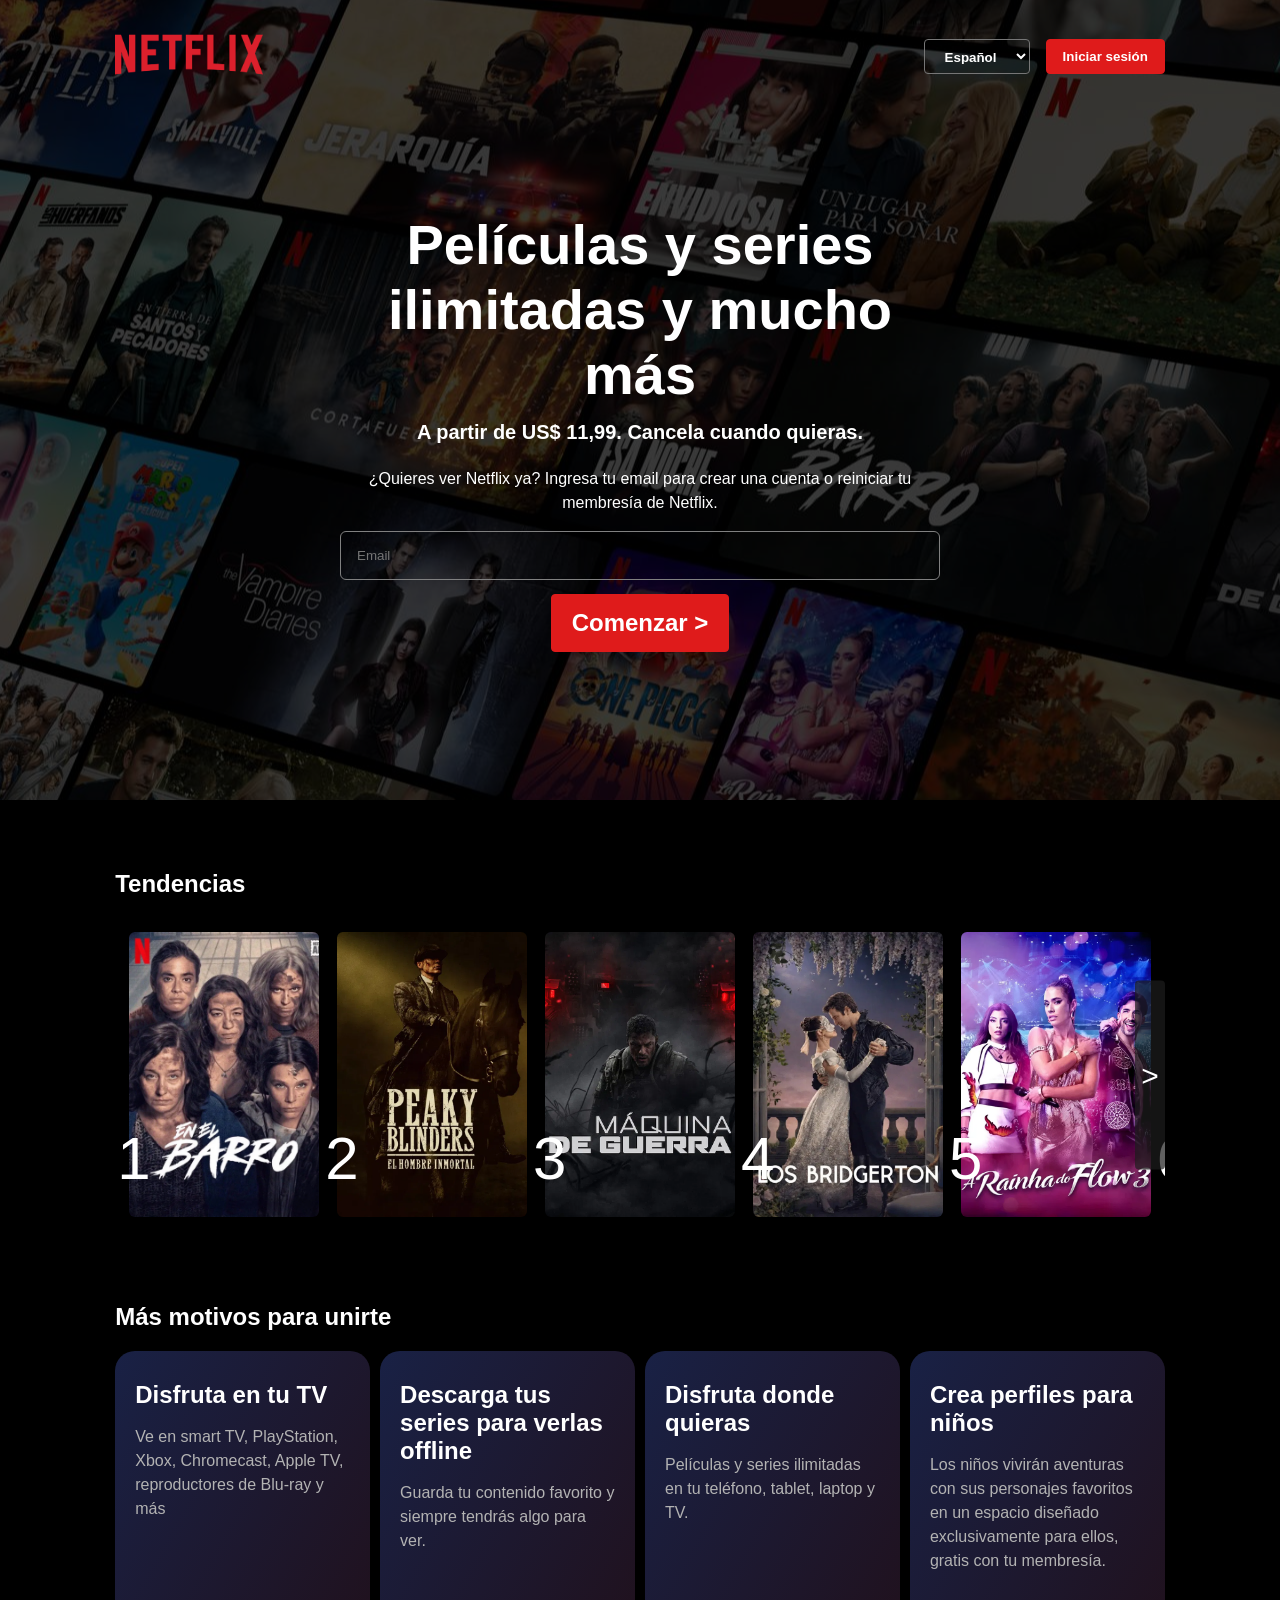
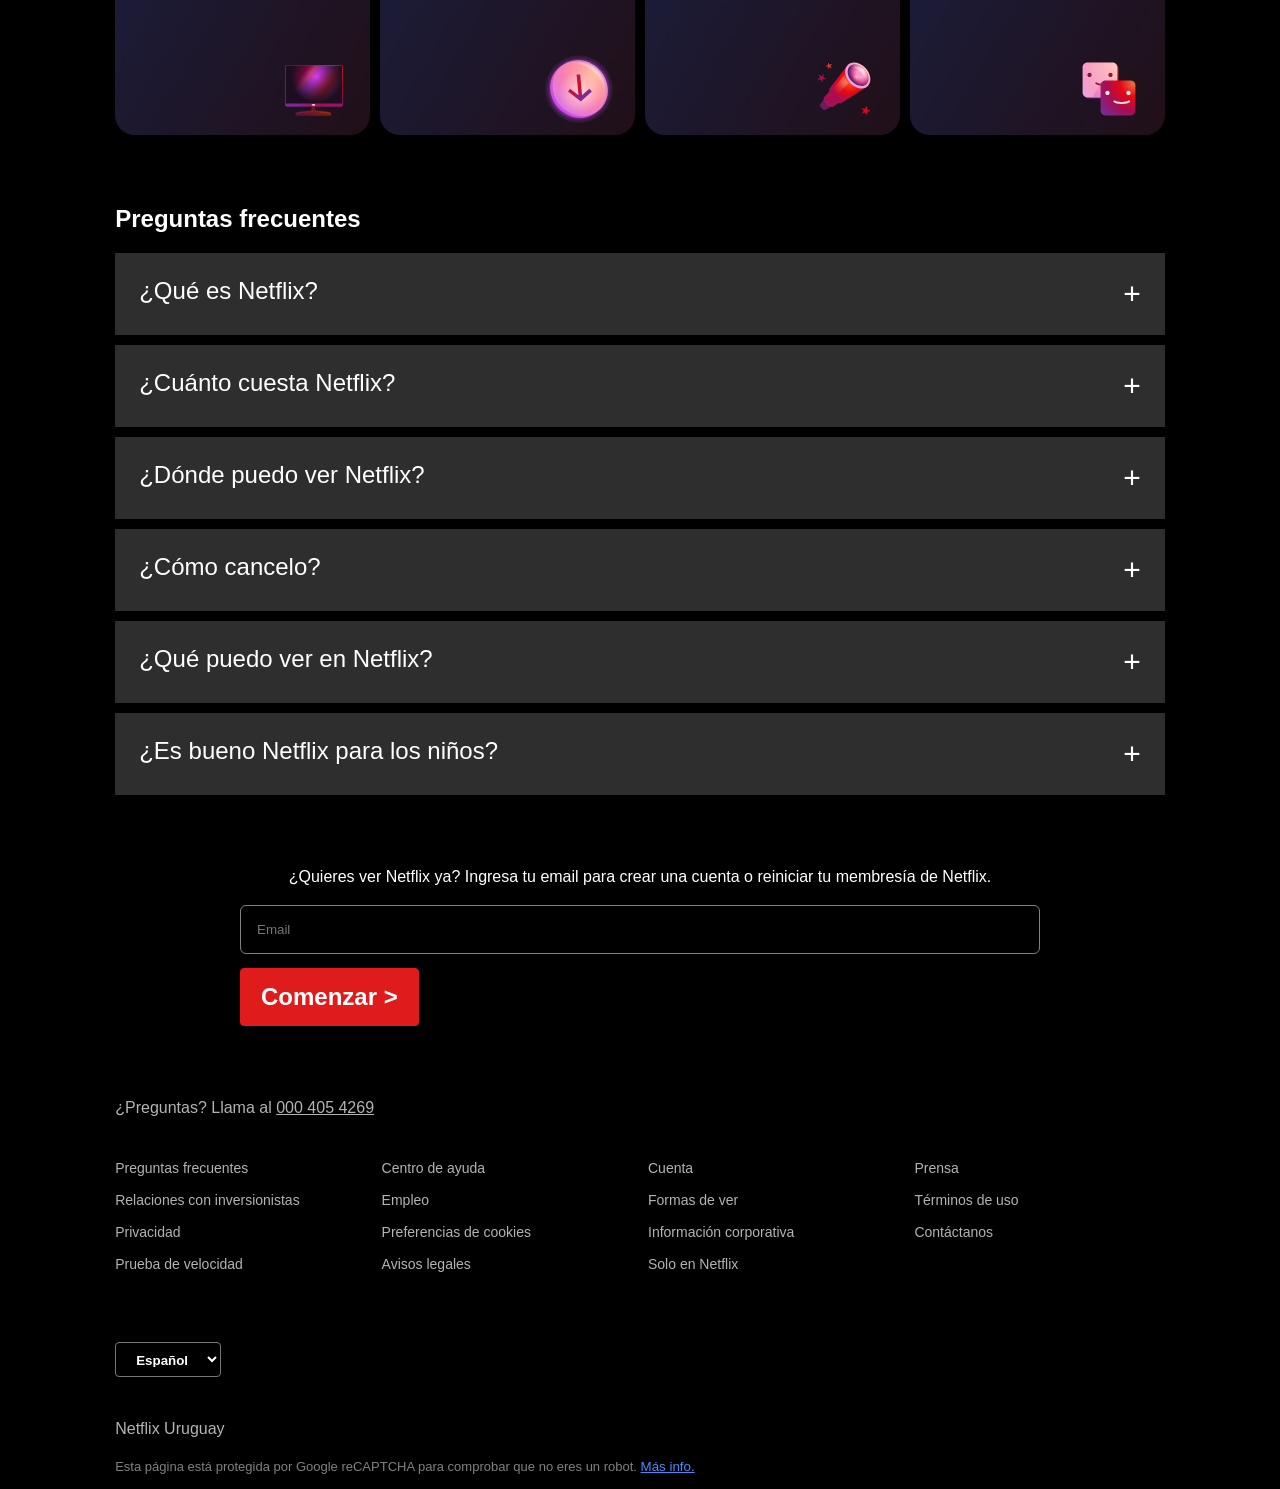
<file: index.html>
<!doctype html>
<html lang="en">
  <head>
    <meta charset="UTF-8" />
    <meta name="viewport" content="width=device-width, initial-scale=1.0" />
    <title>Netflix Uruguay: Ve series online, ve películas online</title>
    <link rel="stylesheet" href="css/styles.css" />
    <link rel="stylesheet" href="css/base.css" />
    <link rel="icon" href="imgs/icon.svg" />
  </head>
  <body>
    <header class="header">
      <div class="header__overlay">
        <div class="container">
          <section class="header__bar">
            <div class="header__logo">
              <img src="../imgs/logo.webp" alt="" />
            </div>
            <ul class="header__nav">
              <li>
                <select class="header__languages" name="" id="">
                  <option value="">Español</option>
                  <option value="">English</option>
                </select>
              </li>
              <li>
                <button class="btn" id="login">Iniciar sesión</button>
              </li>
            </ul>
          </section>

          <section class="header__info">
            <h1 class="header__title">
              Películas y series ilimitadas y mucho más
            </h1>
            <p class="header__price">
              A partir de US$ 11,99. Cancela cuando quieras.
            </p>
            <p>
              ¿Quieres ver Netflix ya? Ingresa tu email para crear una cuenta o
              reiniciar tu membresía de Netflix.
            </p>
            <form class="header__form">
              <input type="email" placeholder="Email" id="email-index" />
              <button class="btn btn-comenzar" id="comenzar-index">
                Comenzar >
              </button>
            </form>
          </section>
        </div>
      </div>
    </header>

    <main class="container">
      <section class="trend margin-top">
        <h2>Tendencias</h2>

        <div class="trend__carrousel">
          <div class="trend__container"></div>
          <button class="trend__arrow trend__arrow--left hide" id="trend-prev">
            <
          </button>
          <button class="trend__arrow trend__arrow--right" id="trend-next">
            >
          </button>
        </div>
      </section>

      <section class="benefits margin-top">
        <h2>Más motivos para unirte</h2>

        <div class="benefits__container"></div>
      </section>

      <section class="questions margin-top">
        <h2>Preguntas frecuentes</h2>

        <ul class="questions__list">
          <li class="questions__item">
            <details class="question">
              <summary class="question__title">¿Qué es Netflix?</summary>
              <div class="question__content">
                <p>
                  Netflix es un servicio de streaming que ofrece una gran
                  variedad de películas, series y documentales premiados en casi
                  cualquier pantalla conectada a internet.
                </p>
                <p>
                  Todo lo que quieras ver, sin límites ni comerciales, a un
                  costo muy accesible. Siempre hay algo nuevo por descubrir, ¡y
                  todas las semanas se agregan más películas y series!
                </p>
              </div>
            </details>
          </li>
          <li class="questions__item">
            <details class="question">
              <summary class="question__title">¿Cuánto cuesta Netflix?</summary>
              <div class="question__content">
                <p>
                  Disfruta de Netflix en tu smartphone, tablet, smart TV, laptop
                  o dispositivo de streaming, todo por una tarifa plana mensual.
                  Planes desde US$ 11,99 hasta US$ 21,99/mes.
                </p>
              </div>
            </details>
          </li>
          <li class="questions__item">
            <details class="question">
              <summary class="question__title">
                ¿Dónde puedo ver Netflix?
              </summary>
              <div class="question__content">
                <p>
                  Disfruta donde quieras, cuando quieras. Inicia sesión en tu
                  cuenta de Netflix para ver contenido al instante a través de
                  netflix.com desde tu computadora personal o en cualquier
                  dispositivo con conexión a internet que cuente con la app de
                  Netflix, como smart TV, smartphones, tablets, reproductores
                  multimedia y consolas de juegos.
                </p>
                <p>
                  Además, puedes descargar tus series favoritas con la app para
                  iOS o Android. Con la función de descarga, puedes ver
                  contenido donde vayas y sin conexión a internet. Lleva Netflix
                  contigo adonde sea.
                </p>
              </div>
            </details>
          </li>
          <li class="questions__item">
            <details class="question">
              <summary class="question__title">¿Cómo cancelo?</summary>
              <div class="question__content">
                <p>
                  Netflix es flexible. Cancela la membresía online con solo dos
                  clics. No hay cargos por cancelación. Inicia o cancela tu
                  cuenta cuando quieras.
                </p>
              </div>
            </details>
          </li>
          <li class="questions__item">
            <details class="question">
              <summary class="question__title">
                ¿Qué puedo ver en Netflix?
              </summary>
              <div class="question__content">
                <p>
                  Netflix tiene un amplio catálogo de películas, series,
                  documentales, animes, originales premiados y más. Todo lo que
                  quieras ver, cuando quieras.
                </p>
              </div>
            </details>
          </li>
          <li class="questions__item">
            <details class="question">
              <summary class="question__title">
                ¿Es bueno Netflix para los niños?
              </summary>
              <div class="question__content">
                <p>
                  La experiencia de Netflix para niños está incluida en la
                  membresía para que los padres tengan el control mientras los
                  peques disfrutan series y películas familiares en su propio
                  espacio.
                </p>
                <p>
                  Los perfiles para niños incluyen controles parentales
                  protegidos por PIN que te permiten restringir el contenido que
                  pueden ver los niños en función de la clasificación por edad y
                  bloquear determinados títulos que no quieras que los niños
                  vean.
                </p>
              </div>
            </details>
          </li>
        </ul>

        <div class="margin-top">
          <p class="questions__info">
            ¿Quieres ver Netflix ya? Ingresa tu email para crear una cuenta o
            reiniciar tu membresía de Netflix.
          </p>
          <form class="header__form">
            <input type="email" placeholder="Email" />
            <button class="btn btn-comenzar">Comenzar ></button>
          </form>
        </div>
      </section>
    </main>

    <footer class="footer container margin-top">
      <p class="footer__title">
        ¿Preguntas? Llama al <a href="#" class="footer__num">000 405 4269</a>
      </p>

      <ul class="footer__list">
        <li class="footer__item"><a href="#">Preguntas frecuentes</a></li>
        <li class="footer__item"><a href="#">Centro de ayuda</a></li>
        <li class="footer__item"><a href="#">Cuenta</a></li>
        <li class="footer__item"><a href="#">Prensa</a></li>
        <li class="footer__item">
          <a href="#">Relaciones con inversionistas</a>
        </li>
        <li class="footer__item"><a href="#">Empleo</a></li>
        <li class="footer__item"><a href="#">Formas de ver</a></li>
        <li class="footer__item"><a href="#">Términos de uso</a></li>
        <li class="footer__item"><a href="#">Privacidad</a></li>
        <li class="footer__item"><a href="#">Preferencias de cookies</a></li>
        <li class="footer__item"><a href="#">Información corporativa</a></li>
        <li class="footer__item"><a href="#">Contáctanos</a></li>
        <li class="footer__item"><a href="#">Prueba de velocidad</a></li>
        <li class="footer__item"><a href="#">Avisos legales</a></li>
        <li class="footer__item"><a href="#">Solo en Netflix</a></li>
      </ul>

      <select class="header__languages margin-top" name="" id="">
        <option value="">Español</option>
        <option value="">English</option>
      </select>

      <p class="footer__tag">Netflix Uruguay</p>

      <p class="footer__copyright">
        Esta página está protegida por Google reCAPTCHA para comprobar que no
        eres un robot. <button>Más info.</button>
      </p>

      <button class="btn bottom-btn" id="bottom-btn">Comienza ya</button>
    </footer>

    <div class="modal-overlay hide">
      <div class="modal-content">
        <p>Esperando más funcionalidades.</p>
        <button class="btn" id="btn-close-modal">Ok</button>
      </div>
    </div>

    <script type="module" src="js/index.mjs"></script>
  </body>
</html>
</file>
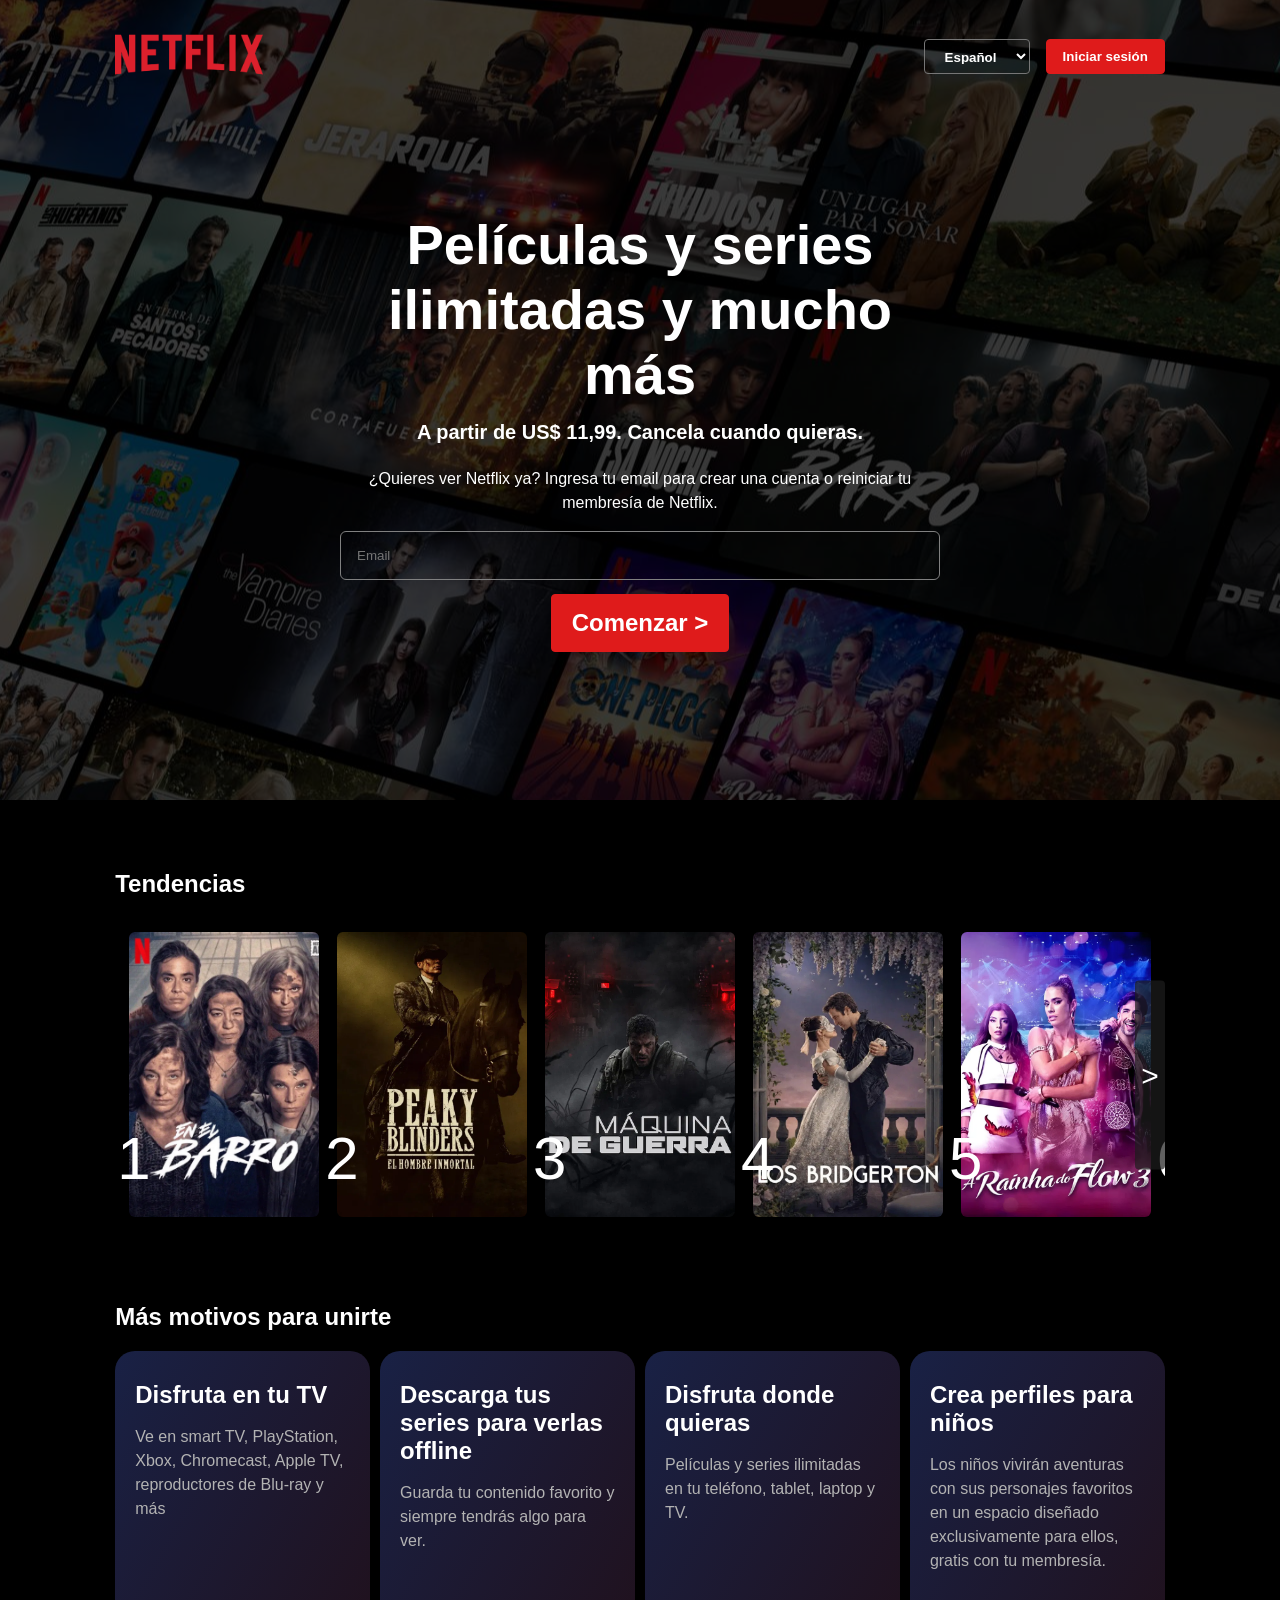
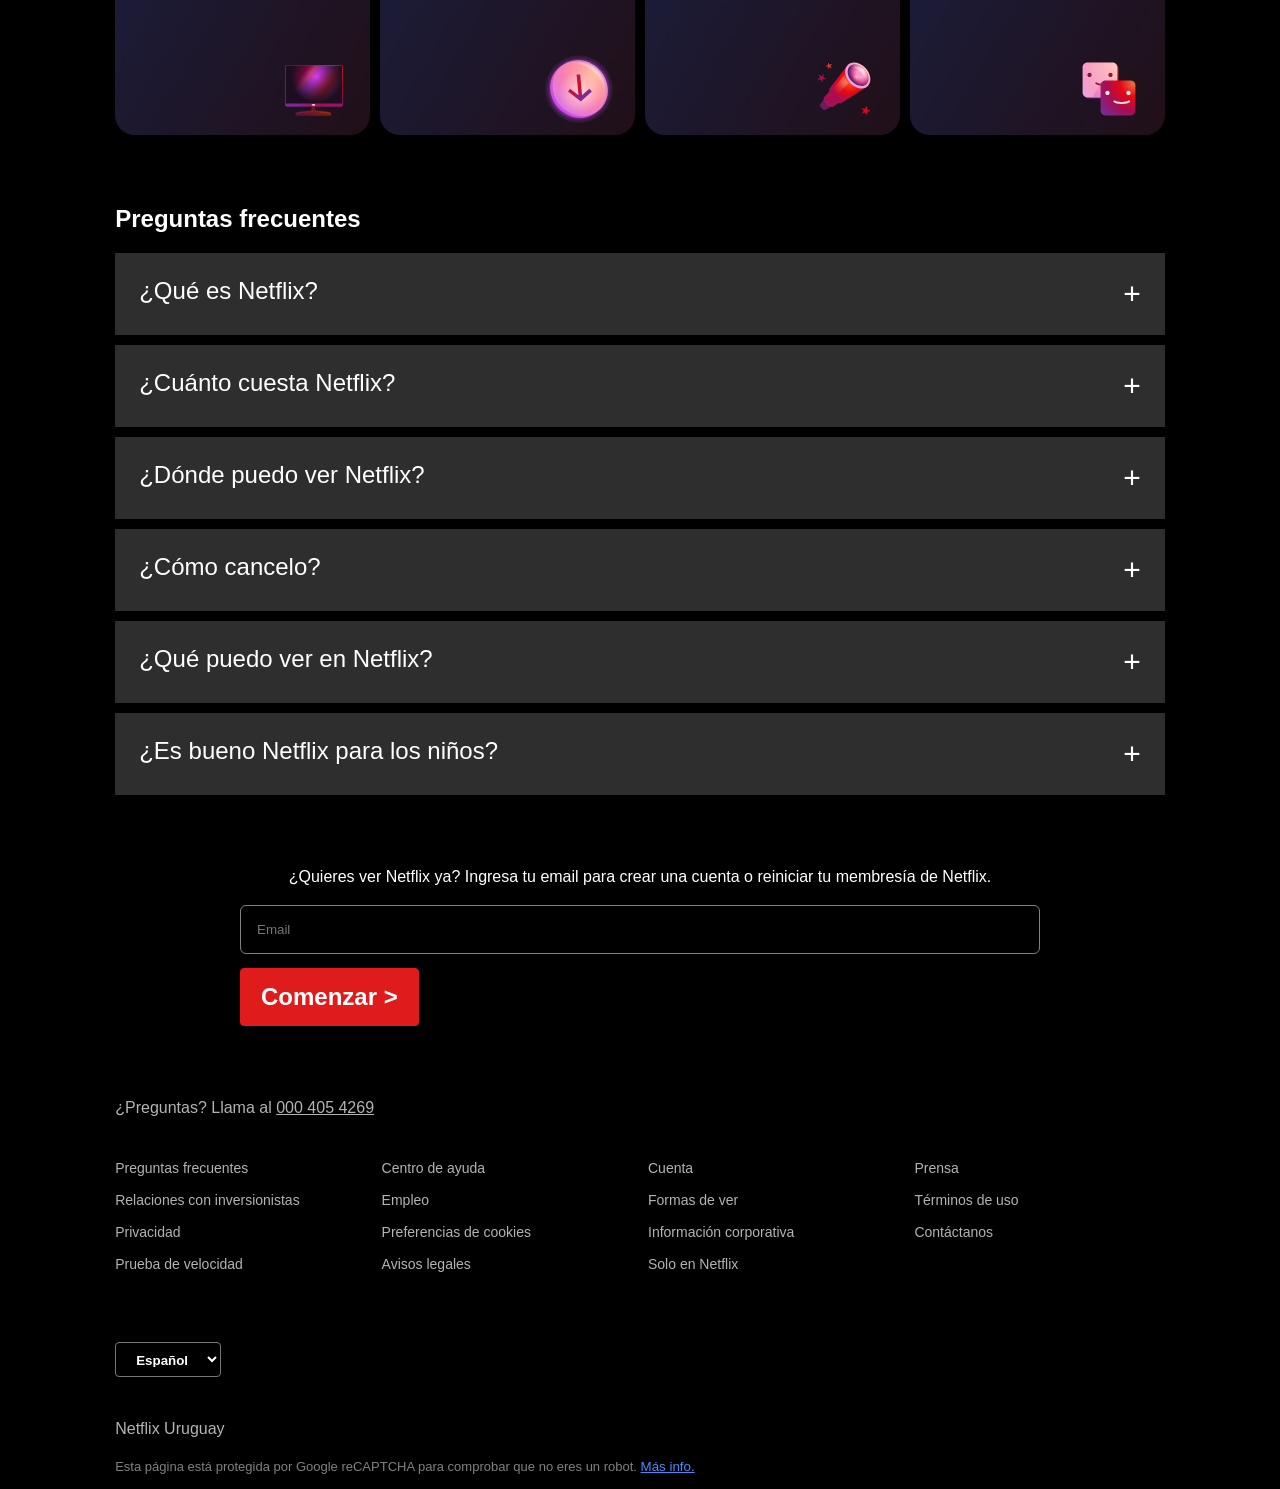
<file: views/index.html>
<!doctype html>
<html lang="en">
  <head>
    <meta charset="UTF-8" />
    <meta name="viewport" content="width=device-width, initial-scale=1.0" />
    <title>Netflix Uruguay: Ve series online, ve películas online</title>
    <link rel="stylesheet" href="../css/styles.css" />
    <link rel="stylesheet" href="../css/base.css" />
    <link rel="icon" href="../imgs/icon.svg" />
  </head>
  <body>
    <header class="header">
      <div class="header__overlay">
        <div class="container">
          <section class="header__bar">
            <div class="header__logo">
              <img src="../imgs/logo.webp" alt="" />
            </div>
            <ul class="header__nav">
              <li>
                <select class="header__languages" name="" id="">
                  <option value="">Español</option>
                  <option value="">English</option>
                </select>
              </li>
              <li>
                <button class="btn" id="login">Iniciar sesión</button>
              </li>
            </ul>
          </section>

          <section class="header__info">
            <h1 class="header__title">
              Películas y series ilimitadas y mucho más
            </h1>
            <p class="header__price">
              A partir de US$ 11,99. Cancela cuando quieras.
            </p>
            <p>
              ¿Quieres ver Netflix ya? Ingresa tu email para crear una cuenta o
              reiniciar tu membresía de Netflix.
            </p>
            <form class="header__form">
              <input type="email" placeholder="Email" id="email-index" />
              <button class="btn btn-comenzar" id="comenzar-index">
                Comenzar >
              </button>
            </form>
          </section>
        </div>
      </div>
    </header>

    <main class="container">
      <section class="trend margin-top">
        <h2>Tendencias</h2>

        <div class="trend__carrousel">
          <div class="trend__container"></div>
          <button class="trend__arrow trend__arrow--left hide" id="trend-prev">
            <
          </button>
          <button class="trend__arrow trend__arrow--right" id="trend-next">
            >
          </button>
        </div>
      </section>

      <section class="benefits margin-top">
        <h2>Más motivos para unirte</h2>

        <div class="benefits__container"></div>
      </section>

      <section class="questions margin-top">
        <h2>Preguntas frecuentes</h2>

        <ul class="questions__list">
          <li class="questions__item">
            <details class="question">
              <summary class="question__title">¿Qué es Netflix?</summary>
              <div class="question__content">
                <p>
                  Netflix es un servicio de streaming que ofrece una gran
                  variedad de películas, series y documentales premiados en casi
                  cualquier pantalla conectada a internet.
                </p>
                <p>
                  Todo lo que quieras ver, sin límites ni comerciales, a un
                  costo muy accesible. Siempre hay algo nuevo por descubrir, ¡y
                  todas las semanas se agregan más películas y series!
                </p>
              </div>
            </details>
          </li>
          <li class="questions__item">
            <details class="question">
              <summary class="question__title">¿Cuánto cuesta Netflix?</summary>
              <div class="question__content">
                <p>
                  Disfruta de Netflix en tu smartphone, tablet, smart TV, laptop
                  o dispositivo de streaming, todo por una tarifa plana mensual.
                  Planes desde US$ 11,99 hasta US$ 21,99/mes.
                </p>
              </div>
            </details>
          </li>
          <li class="questions__item">
            <details class="question">
              <summary class="question__title">
                ¿Dónde puedo ver Netflix?
              </summary>
              <div class="question__content">
                <p>
                  Disfruta donde quieras, cuando quieras. Inicia sesión en tu
                  cuenta de Netflix para ver contenido al instante a través de
                  netflix.com desde tu computadora personal o en cualquier
                  dispositivo con conexión a internet que cuente con la app de
                  Netflix, como smart TV, smartphones, tablets, reproductores
                  multimedia y consolas de juegos.
                </p>
                <p>
                  Además, puedes descargar tus series favoritas con la app para
                  iOS o Android. Con la función de descarga, puedes ver
                  contenido donde vayas y sin conexión a internet. Lleva Netflix
                  contigo adonde sea.
                </p>
              </div>
            </details>
          </li>
          <li class="questions__item">
            <details class="question">
              <summary class="question__title">¿Cómo cancelo?</summary>
              <div class="question__content">
                <p>
                  Netflix es flexible. Cancela la membresía online con solo dos
                  clics. No hay cargos por cancelación. Inicia o cancela tu
                  cuenta cuando quieras.
                </p>
              </div>
            </details>
          </li>
          <li class="questions__item">
            <details class="question">
              <summary class="question__title">
                ¿Qué puedo ver en Netflix?
              </summary>
              <div class="question__content">
                <p>
                  Netflix tiene un amplio catálogo de películas, series,
                  documentales, animes, originales premiados y más. Todo lo que
                  quieras ver, cuando quieras.
                </p>
              </div>
            </details>
          </li>
          <li class="questions__item">
            <details class="question">
              <summary class="question__title">
                ¿Es bueno Netflix para los niños?
              </summary>
              <div class="question__content">
                <p>
                  La experiencia de Netflix para niños está incluida en la
                  membresía para que los padres tengan el control mientras los
                  peques disfrutan series y películas familiares en su propio
                  espacio.
                </p>
                <p>
                  Los perfiles para niños incluyen controles parentales
                  protegidos por PIN que te permiten restringir el contenido que
                  pueden ver los niños en función de la clasificación por edad y
                  bloquear determinados títulos que no quieras que los niños
                  vean.
                </p>
              </div>
            </details>
          </li>
        </ul>

        <div class="margin-top">
          <p class="questions__info">
            ¿Quieres ver Netflix ya? Ingresa tu email para crear una cuenta o
            reiniciar tu membresía de Netflix.
          </p>
          <form class="header__form">
            <input type="email" placeholder="Email" />
            <button class="btn btn-comenzar">Comenzar ></button>
          </form>
        </div>
      </section>
    </main>

    <footer class="footer container margin-top">
      <p class="footer__title">
        ¿Preguntas? Llama al <a href="#" class="footer__num">000 405 4269</a>
      </p>

      <ul class="footer__list">
        <li class="footer__item"><a href="#">Preguntas frecuentes</a></li>
        <li class="footer__item"><a href="#">Centro de ayuda</a></li>
        <li class="footer__item"><a href="#">Cuenta</a></li>
        <li class="footer__item"><a href="#">Prensa</a></li>
        <li class="footer__item">
          <a href="#">Relaciones con inversionistas</a>
        </li>
        <li class="footer__item"><a href="#">Empleo</a></li>
        <li class="footer__item"><a href="#">Formas de ver</a></li>
        <li class="footer__item"><a href="#">Términos de uso</a></li>
        <li class="footer__item"><a href="#">Privacidad</a></li>
        <li class="footer__item"><a href="#">Preferencias de cookies</a></li>
        <li class="footer__item"><a href="#">Información corporativa</a></li>
        <li class="footer__item"><a href="#">Contáctanos</a></li>
        <li class="footer__item"><a href="#">Prueba de velocidad</a></li>
        <li class="footer__item"><a href="#">Avisos legales</a></li>
        <li class="footer__item"><a href="#">Solo en Netflix</a></li>
      </ul>

      <select class="header__languages margin-top" name="" id="">
        <option value="">Español</option>
        <option value="">English</option>
      </select>

      <p class="footer__tag">Netflix Uruguay</p>

      <p class="footer__copyright">
        Esta página está protegida por Google reCAPTCHA para comprobar que no
        eres un robot. <button>Más info.</button>
      </p>

      <button class="btn bottom-btn" id="bottom-btn">Comienza ya</button>
    </footer>

    <div class="modal-overlay hide">
      <div class="modal-content">
        <p>Esperando más funcionalidades.</p>
        <button class="btn" id="btn-close-modal">Ok</button>
      </div>
    </div>

    <script type="module" src="../js/index.mjs"></script>
  </body>
</html>
</file>
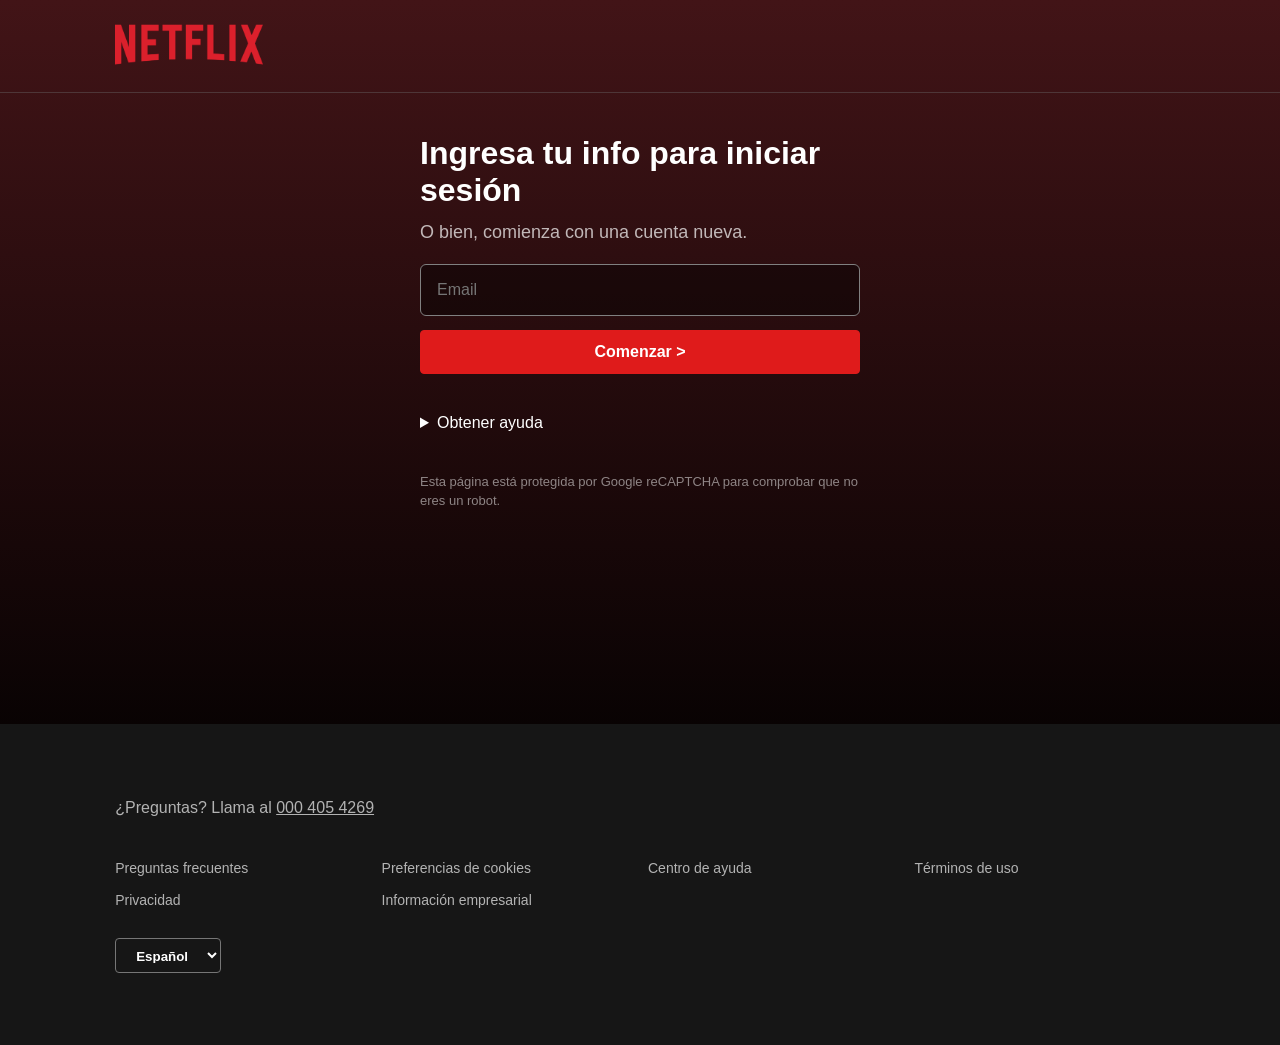
<file: login.html>
<!doctype html>
<html lang="en">
  <head>
    <meta charset="UTF-8" />
    <meta name="viewport" content="width=device-width, initial-scale=1.0" />
    <title>Inicio de sesión</title>
    <link rel="icon" href="./imgs/icon.svg" />
    <link rel="stylesheet" href="css/login.css" />
    <link rel="stylesheet" href="css/base.css" />
    <link rel="stylesheet" href="css/styles.css" />
  </head>
  <body class="body-login">
    <header class="header-login">
      <div class="container">
        <div class="header__logo">
          <a href="index.html">
            <img src="./imgs/logo.webp" alt="" />
          </a>
        </div>
      </div>
    </header>

    <main class="login-main">
      <h1 class="login-main__title">Ingresa tu info para iniciar sesión</h1>
      <p class="login-main__info">O bien, comienza con una cuenta nueva.</p>
      <form class="header__form">
        <input type="email" placeholder="Email" id="email" />
        <button class="btn btn-comenzar">Comenzar ></button>
      </form>

      <details class="get-help">
        <summary>Obtener ayuda</summary>
        <div class="get-help__container">
          <a href="#">¿Olvidaste tu email o número de celular?</a>
          <a href="#">Obtén más información sobre el inicio de sesión</a>
        </div>
      </details>

      <p class="login-main__footer">
        Esta página está protegida por Google reCAPTCHA para comprobar que no
        eres un robot.
      </p>
    </main>

    <footer class="login-footer">
      <div class="container">
        <p class="footer__title">
          ¿Preguntas? Llama al <a href="#" class="footer__num">000 405 4269</a>
        </p>

        <ul class="footer__list">
          <li class="footer__item"><a href="#">Preguntas frecuentes</a></li>
          <li class="footer__item"><a href="#">Preferencias de cookies</a></li>
          <li class="footer__item"><a href="#">Centro de ayuda</a></li>
          <li class="footer__item"><a href="#">Términos de uso</a></li>
          <li class="footer__item"><a href="#">Privacidad</a></li>
          <li class="footer__item"><a href="#">Información empresarial</a></li>
        </ul>
        <select class="header__languages" name="" id="">
          <option value="">Español</option>
          <option value="">English</option>
        </select>
      </div>
    </footer>
  </body>
</html>
</file>
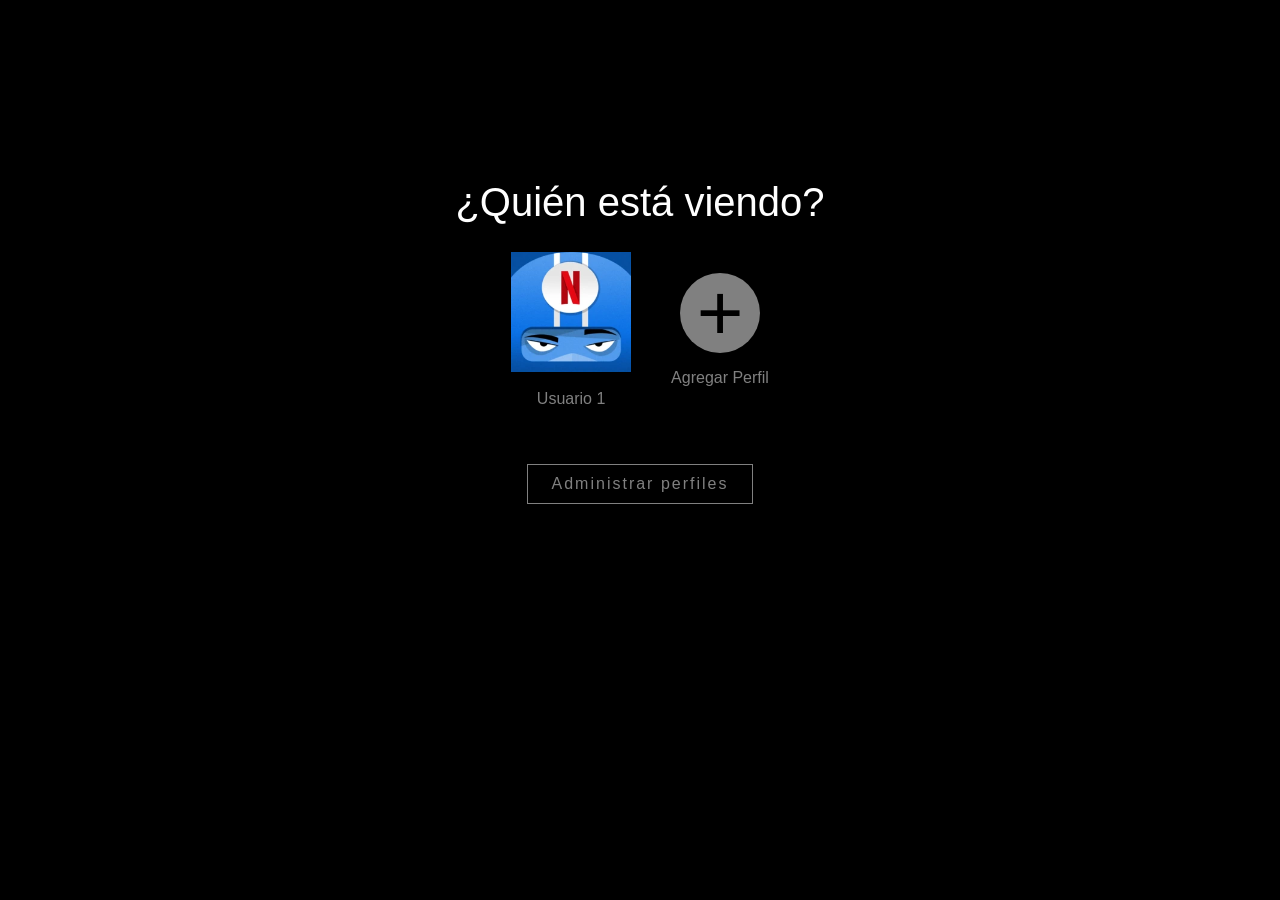
<file: users.html>
<!doctype html>
<html lang="en">
  <head>
    <meta charset="UTF-8" />
    <meta name="viewport" content="width=device-width, initial-scale=1.0" />
    <title>Perfiles</title>
    <link rel="stylesheet" href="css/base.css" />
    <link rel="stylesheet" href="css/users.css" />
  </head>
  <body>
    <main class="users-container">
      <h1 class="users-title">¿Quién está viendo?</h1>
      <section class="users">
        <article class="user">
          <div class="user__photo">
            <a href="profile.html">
              <img src="./imgs/1-profile.webp" alt="User profile" />
            </a>
          </div>
          <h3 class="user__title">Usuario 1</h3>
        </article>
        <article class="users__add-user">
          <button class="users__plus-sign">+</button>
          <h3 class="user__title">Agregar Perfil</h3>
        </article>
      </section>
      <button class="manage-profiles">Administrar perfiles</button>
    </main>
  </body>
</html>
</file>
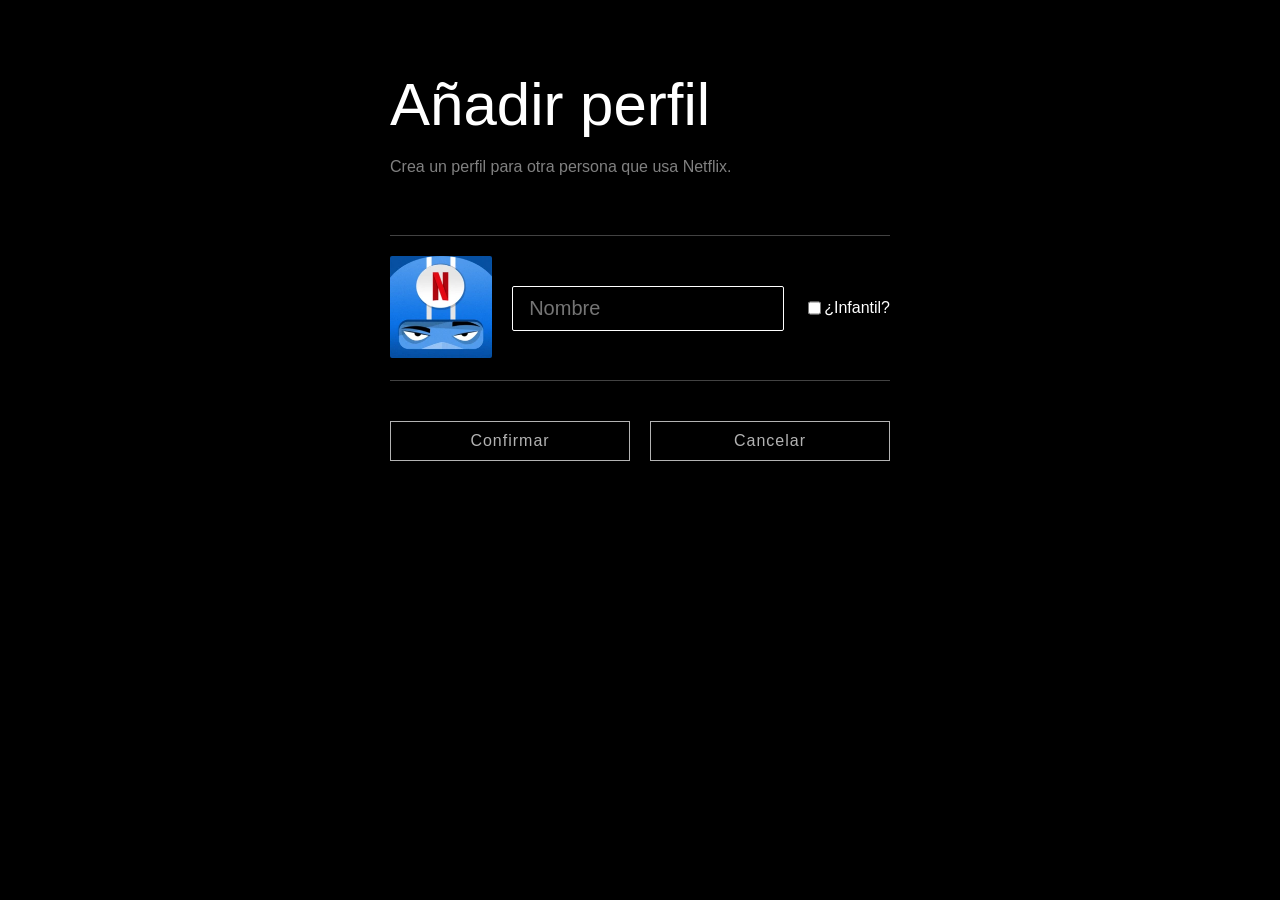
<file: views/addPerfil.html>
<!doctype html>
<html lang="en">
  <head>
    <meta charset="UTF-8" />
    <meta name="viewport" content="width=device-width, initial-scale=1.0" />
    <title>Añadir Perfil</title>
    <link rel="stylesheet" href="../css/addPerfil.css" />
    <link rel="stylesheet" href="../css/base.css" />
  </head>
  <body>
    <main class="container">
      <section class="edit-user margin-top">
        <h1 class="edit-user__title">Añadir perfil</h1>
        <p class="edit-user__info">
          Crea un perfil para otra persona que usa Netflix.
        </p>
        <div class="edit-user__user-info">
          <div class="edit-user__img">
            <a href="../views/chooseImg.html">
              <img
                src="../imgs/1-profile.webp"
                alt="Img Perfil"
                id="user__img"
              />
            </a>
          </div>
          <input
            name="name"
            placeholder="Nombre"
            class="edit-user__name"
            id="name"
            type="text"
          />

          <div class="edit-user__infantil">
            <input type="checkbox" class="edit-user__check" id="user__check" />
            <p>¿Infantil?</p>
          </div>
        </div>

        <div class="edit-user__btns">
          <button class="edit-user__btn" id="confirm-edit-btn">
            Confirmar
          </button>
          <button class="edit-user__btn" id="cancel-edit-btn">Cancelar</button>
        </div>
      </section>
    </main>

    <script type="module" src="../js/editProfile.mjs"></script>
  </body>
</html>
</file>
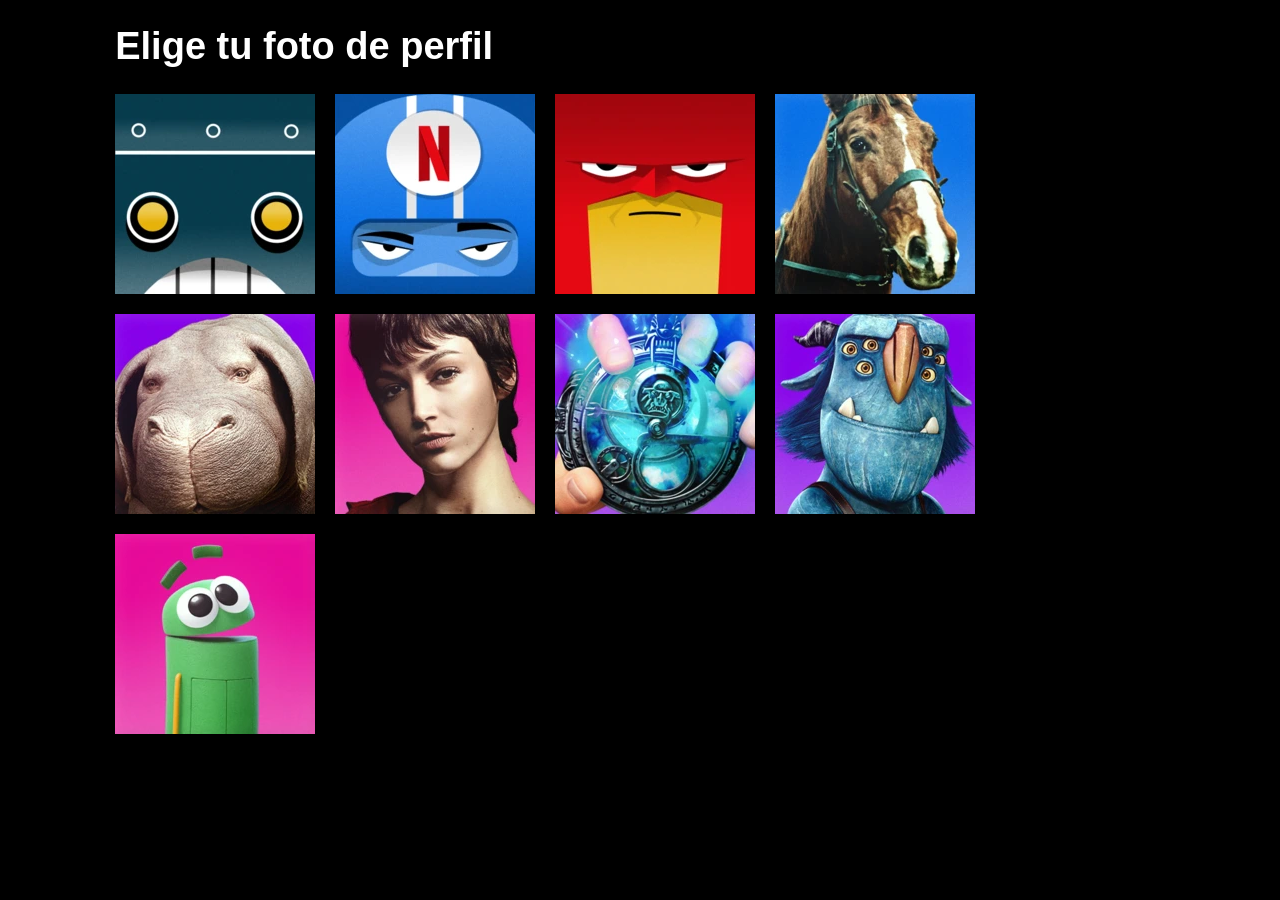
<file: views/chooseImg.html>
<!doctype html>
<html lang="en">
  <head>
    <meta charset="UTF-8" />
    <meta name="viewport" content="width=device-width, initial-scale=1.0" />
    <title>Elige una imágen</title>
    <link rel="stylesheet" href="../css/base.css" />
    <link rel="stylesheet" href="../css/chooseImg.css" />
  </head>
  <body>
    <main class="container">
      <h1 class="chooseImg__title">Elige tu foto de perfil</h1>
      <section class="imgs-container" id="imgs-container"></section>
    </main>
    <script src="../js/chooseImg.js"></script>
  </body>
</html>
</file>
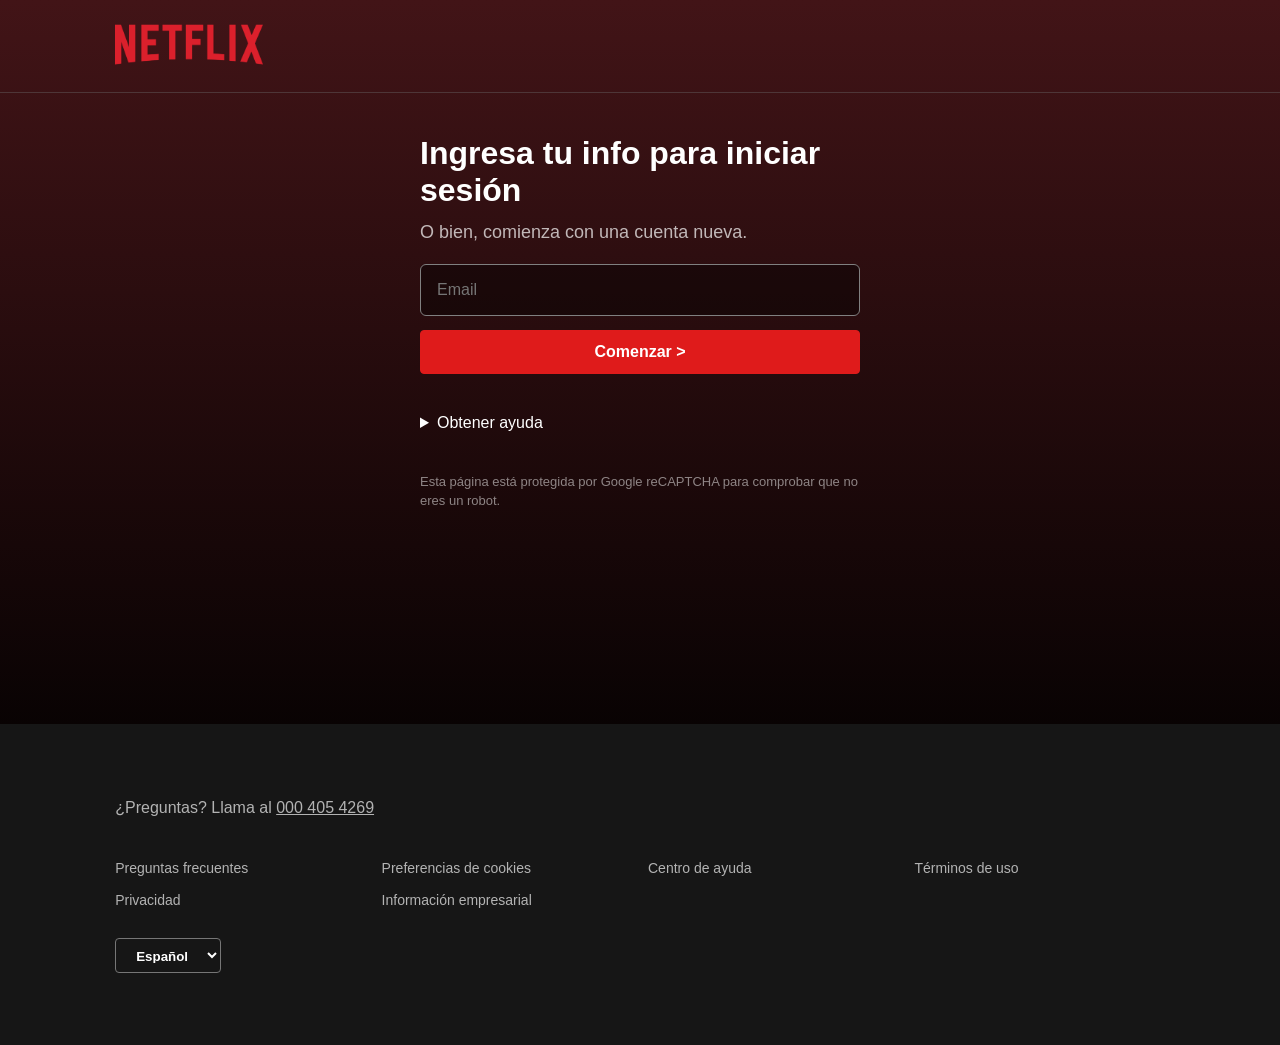
<file: views/login.html>
<!doctype html>
<html lang="en">
  <head>
    <meta charset="UTF-8" />
    <meta name="viewport" content="width=device-width, initial-scale=1.0" />
    <title>Inicio de sesión</title>
    <link rel="icon" href="../imgs/icon.svg" />
    <link rel="stylesheet" href="../css/login.css" />
    <link rel="stylesheet" href="../css/base.css" />
    <link rel="stylesheet" href="../css/styles.css" />
  </head>
  <body class="body-login">
    <header class="header-login">
      <div class="container">
        <div class="header__logo">
          <a href="index.html">
            <img src="../imgs/logo.webp" alt="" />
          </a>
        </div>
      </div>
    </header>

    <main class="login-main">
      <h1 class="login-main__title">Ingresa tu info para iniciar sesión</h1>
      <p class="login-main__info">O bien, comienza con una cuenta nueva.</p>
      <form class="header__form">
        <input type="email" placeholder="Email" id="email" />
        <div id="login-error-message" class="hide">
          <p class="error-message">
            <svg
              viewBox="0 0 16 16"
              width="16"
              height="16"
              data-icon="CircleXSmall"
              data-icon-id=":r0:"
              aria-hidden="true"
              class="default-ltr-iqcdef-cache-2ui8wr e1c1ld3c3"
              xmlns="http://www.w3.org/2000/svg"
              fill="none"
              role="img"
            >
              <path
                fill="currentColor"
                fill-rule="evenodd"
                d="M14.5 8a6.5 6.5 0 1 1-13 0 6.5 6.5 0 0 1 13 0M16 8A8 8 0 1 1 0 8a8 8 0 0 1 16 0M4.47 5.53 6.94 8l-2.47 2.47 1.06 1.06L8 9.06l2.47 2.47 1.06-1.06L9.06 8l2.47-2.47-1.06-1.06L8 6.94 5.53 4.47z"
                clip-rule="evenodd"
              ></path>
            </svg>
            Ingresa un email o un número de celular válido.
          </p>
        </div>
        <button class="btn btn-comenzar" id="submit-login">Comenzar ></button>
      </form>

      <details class="get-help">
        <summary>Obtener ayuda</summary>
        <div class="get-help__container">
          <a href="#">¿Olvidaste tu email o número de celular?</a>
          <a href="#">Obtén más información sobre el inicio de sesión</a>
        </div>
      </details>

      <p class="login-main__footer">
        Esta página está protegida por Google reCAPTCHA para comprobar que no
        eres un robot.
      </p>
    </main>

    <footer class="login-footer">
      <div class="container">
        <p class="footer__title">
          ¿Preguntas? Llama al <a href="#" class="footer__num">000 405 4269</a>
        </p>

        <ul class="footer__list">
          <li class="footer__item"><a href="#">Preguntas frecuentes</a></li>
          <li class="footer__item"><a href="#">Preferencias de cookies</a></li>
          <li class="footer__item"><a href="#">Centro de ayuda</a></li>
          <li class="footer__item"><a href="#">Términos de uso</a></li>
          <li class="footer__item"><a href="#">Privacidad</a></li>
          <li class="footer__item"><a href="#">Información empresarial</a></li>
        </ul>
        <select class="header__languages" name="" id="">
          <option value="">Español</option>
          <option value="">English</option>
        </select>
      </div>
    </footer>

    <script src="../js/login.js"></script>
  </body>
</html>
</file>
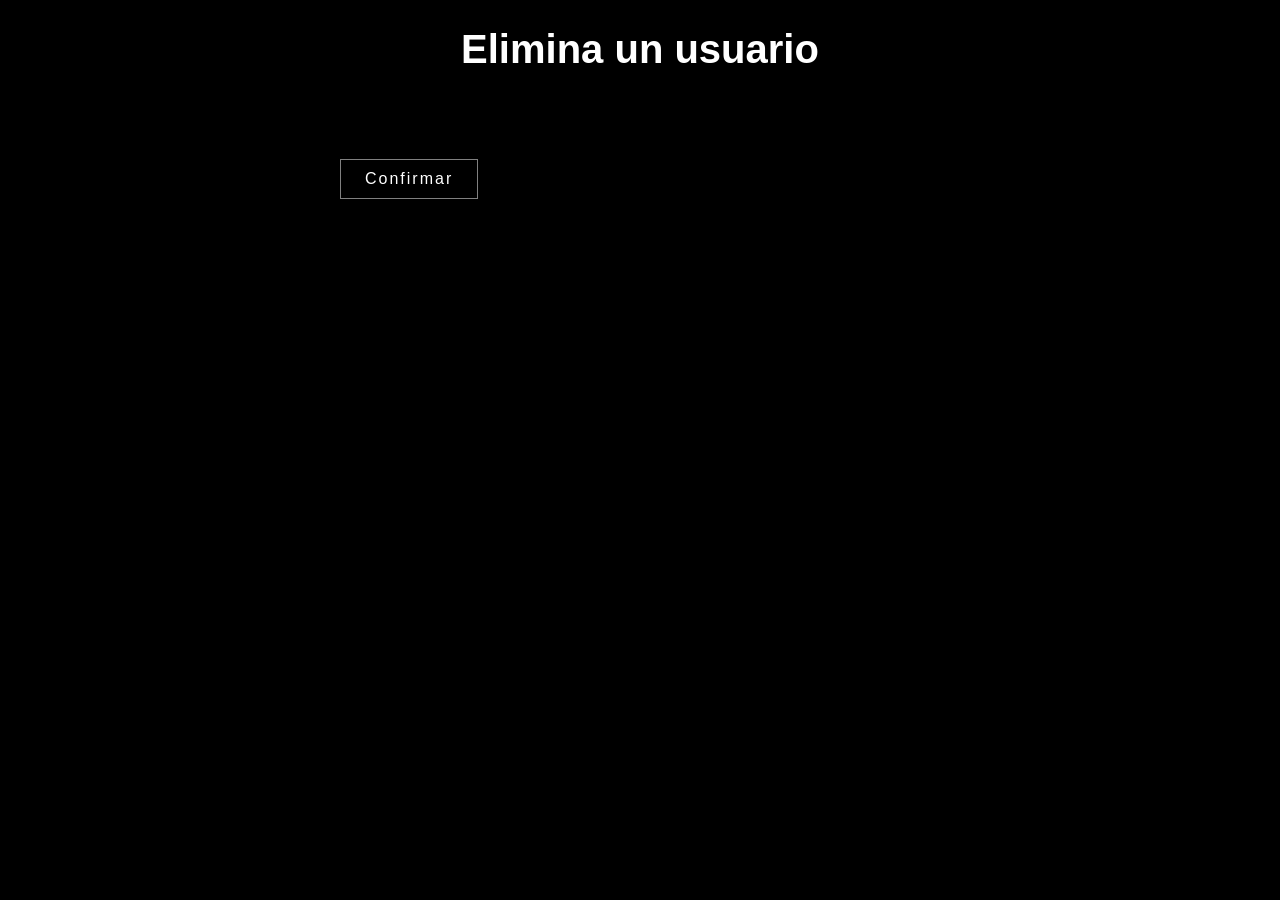
<file: views/manageProfiles.html>
<!doctype html>
<html lang="en">
  <head>
    <meta charset="UTF-8" />
    <meta name="viewport" content="width=device-width, initial-scale=1.0" />
    <title>Administrar perfiles</title>
    <link rel="stylesheet" href="../css/base.css" />
    <link rel="stylesheet" href="../css/manageProfiles.css" />
  </head>
  <body>
    <main>
      <h1 class="manage-users-title">Elimina un usuario</h1>

      <div class="users-container" id="users-container"></div>
      <button class="manage-profiles confirm-btn" id="confirm">
        Confirmar
      </button>
    </main>

    <script src="../js/manageProfiles.js"></script>
  </body>
</html>
</file>
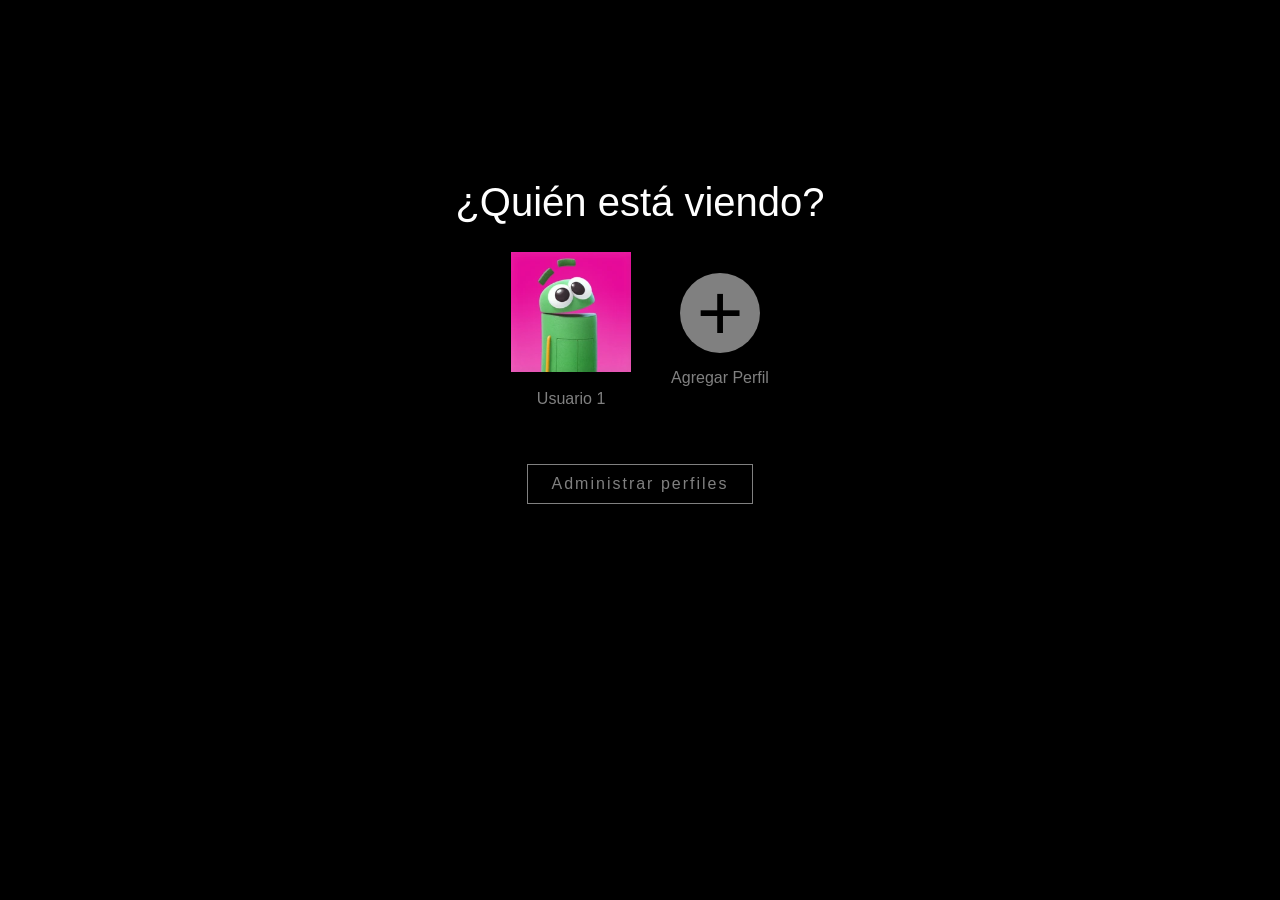
<file: views/users.html>
<!doctype html>
<html lang="en">
  <head>
    <meta charset="UTF-8" />
    <meta name="viewport" content="width=device-width, initial-scale=1.0" />
    <title>Perfiles</title>
    <link rel="stylesheet" href="../css/base.css" />
    <link rel="stylesheet" href="../css/users.css" />
  </head>
  <body>
    <main class="users-container">
      <h1 class="users-title">¿Quién está viendo?</h1>
      <section class="users" id="users">
        <article class="users__add-user" id="add-profile">
          <button class="users__plus-sign" id="add-profile__btn">+</button>
          <h3 class="user__title">Agregar Perfil</h3>
        </article>
      </section>
      <button class="manage-profiles" id="manage-profiles">
        Administrar perfiles
      </button>
    </main>

    <script type="module" src="../js/addProfile.mjs"></script>
  </body>
</html>
</file>
<file: css/styles.css>
body {
  background-color: var(--black);
}

/* Modal */
.modal-overlay {
  position: fixed;
  left: 0;
  top: 0;
  z-index: 100;
  height: 100vh;
  width: 100vw;
  background-color: var(--overlay);

  display: flex;
  justify-content: center;
  align-items: center;
}
.modal-content {
  background-color: var(--white);
  color: var(--black);
  padding: 2rem;
  border-radius: 1rem;
  width: 60rem;
  max-width: 90%;
  bottom: 50%;
  box-shadow: 0 10px 25px rgba(0, 0, 0, 0.2);
}
.modal-content p {
  margin: 0;
  font-size: 2rem;
}

.modal-content .btn {
  color: var(--white);
  margin-top: 2rem;
}

.bottom-btn {
  font-size: 1.8rem;
  position: fixed;
  bottom: 2rem;
  width: 90%;
  left: 50%;
  transform: translate(-50%, 100%);

  transition:
    transform 0.5s cubic-bezier(0.4, 0, 0.2, 1),
    opacity 0.3s ease;

  box-shadow: 1rem 0 2rem var(--black);
  opacity: 0;
}

/* Header */
.header {
  background-image: url("../imgs/background.jpg");
  background-repeat: no-repeat;
  background-position: center center;
}

.header__overlay {
  background-color: var(--overlay);
  padding-bottom: 8rem;
  height: 60rem;
}

.header__bar {
  display: flex;
  justify-content: space-between;
  align-items: center;
  padding: 1rem 0;
}

.header__nav {
  display: flex;
  gap: 1.6rem;
}

.header__nav .btn,
.header__languages {
  height: 3.5rem;
}

.header__info {
  text-align: center;
  margin: 10rem auto 0;
}

.header__title {
  font-size: 3.2rem;
  margin-bottom: 0;
}

.header__price {
  margin-top: 1rem;
}

.header__form button {
  align-self: center;
  font-size: 1.8rem;
}

/* Tendencias */

.trend__carrousel {
  overflow: hidden;
}

.trend__carrousel,
.trend__article {
  position: relative;
}

.trend__container {
  display: flex;
  gap: 1rem;
  padding: 1rem 0 1rem 1rem;
  transition: transform 0.6s cubic-bezier(0.5, 0, 0.1, 1);
}

.trend__article {
  flex: 0 0 calc(33.3% - 1rem);
  min-width: calc(33.3% - 1rem);
  cursor: pointer;
  transition: 0.3s ease;
}

.trend__article:hover {
  transform: scale(1.1);
}

.trend__img {
  min-width: 10rem;
  padding: 0.4rem;
  border-radius: 1rem;
}

.trend__num {
  position: absolute;
  left: -4%;
  bottom: 10%;

  font-size: 6rem;
}

.trend__arrow {
  position: absolute;
  font-size: 3rem;
  background-color: var(--background-arrows);
  border: none;
  color: inherit;
  top: 50%;
  transform: translateY(-50%);
  height: 60%;
  border-radius: 0.4rem;
  cursor: pointer;
}

.trend__arrow--left {
  left: 0;
}

.trend__arrow--right {
  right: 0;
}

/* Benefits */
.benefits__container {
  display: grid;
  gap: 1rem;
}

.benefits__benefit {
  background-image: linear-gradient(
    120deg,
    var(--gradiant-1),
    var(--gradiant-2)
  );
  padding: 1rem 2rem;
  border-radius: 2rem;

  display: flex;
  flex-direction: column;
}

.benefits__benefit svg {
  align-self: flex-end;
  margin-top: auto;
}

.benefits__title {
  font-size: 2rem;
  margin: 2rem 0 0 0;
}
.benefits__info {
  color: var(--benefits-paragraph);
}

/* Questions */
.questions .btn {
  align-self: flex-start;
}

.questions__list {
  display: flex;
  flex-direction: column;
  gap: 1rem;
}

.questions__item {
  background-color: var(--question);
  transition: 0.2s ease;
}

.questions__item:hover {
  background-color: var(--question-hover);
}

.question {
  cursor: pointer;
}

.question p {
  font-size: 1.8rem;
}

.question__title {
  padding: 2.4rem;
  font-size: 1.8rem;
  list-style: none;
  display: flex;
  justify-content: space-between;
}

.question__title::after {
  content: " +";
  margin-left: 4rem;
  font-size: 3rem;
}

.question__content {
  padding: 0 2.4rem 2.4rem 2.4rem;
}

.question[open] .question__title::after {
  content: " x";
}

/* Footer */
.footer {
  position: relative;
}

.footer__num {
  text-decoration: underline;
}

.footer__title,
.footer__item a,
.footer__tag,
.footer__num {
  color: var(--footer);
}

.footer__item a {
  font-size: 1.4rem;
}

.footer__tag {
  margin-top: 4rem;
}

.footer__copyright {
  font-size: 1.3rem;
  color: var(--footer-copyright);
}

.footer__copyright button {
  text-decoration: underline;
  color: var(--footer-copyright-button);
  background-color: transparent;
  border: none;
  padding: 0;
}

@media (min-width: 600px) {
  .header__form {
    flex-direction: row;
  }

  .header__form input {
    min-width: 25.4rem;
  }

  /* Questions */
  .footer__list {
    grid-template-columns: repeat(2, 1fr);
  }

  .questions .header__form input {
    flex-basis: 70%;
  }

  .questions .header__form button {
    flex-basis: 30%;
  }

  .questions__info {
    text-align: center;
  }

  .trend__article {
    flex: 0 0 calc(25% - 1rem);
    min-width: calc(25% - 1rem);
  }

  .bottom-btn {
    transform: translateY(100%);
    display: none;
  }
}

@media (min-width: 960px) {
  .header__info {
    margin-top: 10rem;
    max-width: 60rem;
  }

  .header__title {
    font-size: 4rem;
  }

  .header__overlay {
    height: 70rem;
  }

  .header__form input {
    min-width: 34rem;
  }

  /* Trend */
  .trend__article {
    flex: 0 0 calc(20% - 1rem);
    min-width: calc(20% - 1rem);
  }

  .trend__article div {
    min-height: 19rem;
    object-fit: cover;
  }

  /* Benefits */
  .benefits__container {
    grid-template-columns: repeat(2, 1fr);
  }

  /* Questions */
  .footer__list {
    grid-template-columns: repeat(3, 1fr);
  }

  .question p {
    font-size: 2.4rem;
  }

  .question__title {
    font-size: 2.4rem;
  }

  .questions .header__form {
    margin: 0 auto;
    max-width: 64rem;
  }
}

@media (min-width: 1280px) {
  /* Header */
  .header__form input {
    min-width: 38rem;
  }

  .header__form button {
    font-size: 2.4rem;
  }

  .header__overlay {
    height: 80rem;
  }

  .header__title {
    font-size: 5.6rem;
  }

  .header__price {
    font-size: 2rem;
    font-weight: 600;
  }

  /* Benefits */
  .benefits__container {
    grid-template-columns: repeat(4, 1fr);
  }

  .benefits__title {
    font-size: 2.4rem;
  }

  .benefits__info {
    margin-bottom: 8rem;
  }

  /* Questions */

  .questions .header__form {
    margin: 0 auto;
    max-width: 80rem;
  }

  /* Footer */
  .footer__list {
    grid-template-columns: repeat(4, 1fr);
  }
}

@media (min-width: 1690px) {
  .header__overlay {
    height: 100vh;
  }

  .header__info {
    margin-top: 20rem;
  }

  .header__title {
    font-size: 6rem;
    font-weight: 900;
  }
}
</file>
<file: css/base.css>
:root {
  --white: #fff;
  --black: #000;
  --overlay: rgba(0, 0, 0, 0.7);
  --input: rgba(0, 0, 0, 0.4);
  --border-bottom: rgba(109, 109, 109, 0.4);
  --gradiant-1: #192145;
  --gradiant-2: #210f18;
  --gradiant-login: #421417;
  --question: #2e2e2e;
  --question-hover: #424242;
  --benefits-paragraph: #b3b3b3;
  --principalColor: #df1b1b;
  --principalColor-hover: #bd1818;
  --background-arrows: rgba(29, 29, 29, 0.7);
  --footer: #b3b3b3;
  --footer-copyright: #808080;
  --footer-copyright-button: #458ef5;
  --paragraph: #ffffffb3;
  --login-main--footer: #ffffff80;
  --login-footer: #161616;
  --error: #aa1414;
}

html {
  font-size: 62.5%; /* 1rem = 10px */
  box-sizing: border-box;
}

* {
  box-sizing: inherit;
}

body {
  margin: 0;
  padding: 0;
  color: var(--white);

  font-family: Arial, Helvetica, sans-serif;
}

a {
  text-decoration: none;
}

h2 {
  font-size: 1.8rem;
}

img {
  max-width: 100%;
}

input:focus {
  outline: none;
}

option {
  color: var(--black);
}

p {
  font-size: 1.6rem;
  line-height: 1.5;
}

ul {
  padding: 0;
  margin: 0;
  list-style: none;
}

/* Utilities */
.container {
  max-width: 140rem;
  width: 90%;
  margin: 0 auto;
}

.btn {
  background-color: var(--principalColor);
  border: 1px solid var(--principalColor);
  color: inherit;
  transition: 0.4s ease;
}
.btn:hover {
  background-color: var(--principalColor-hover);
  border-color: var(--principalColor-hover);
}

.btn,
.header__languages {
  border-radius: 0.4rem;
  padding: 0.9rem 1.6rem;
  font-weight: bold;
  cursor: pointer;
}

.btn-comenzar {
  padding: 1.4rem 2rem;
}

.manage-profiles {
  background: transparent;
  color: inherit;
  border: 1px solid var(--login-main--footer);
  font-size: 1.6rem;
  letter-spacing: 2px;
  padding: 1rem 2.4rem;
  cursor: pointer;
  transition: 0.3s ease;
}

.manage-profiles:hover {
  background-color: var(--border-bottom);
}

.margin-top {
  margin-top: 7rem;
}

.header__logo {
  max-width: 10.8rem;
  padding: 1rem 0;
}

.header__languages {
  background-color: transparent;
  color: inherit;
}

.header__form {
  display: flex;
  justify-content: center;
  flex-direction: column;
  column-gap: 1rem;
  row-gap: 1.4rem;
}

.header__form input {
  border: 1px solid var(--footer-copyright);
  border-radius: 0.6rem;
  background-color: transparent;
  padding: 1.6rem;
  color: inherit;
}

.footer__list {
  display: grid;
  gap: 1.6rem;
}

.footer__title {
  margin-bottom: 4rem;
}

.error-message {
  color: var(--error);
  margin: 0;
  font-size: 1.4rem;
  display: flex;
  align-items: center;
  gap: 0.5rem;
}

.hide {
  display: none;
}
/* Header */

@media (min-width: 960px) {
  h2 {
    font-size: 2.4rem;
  }

  /* Utilities */
  .container {
    width: 87%;
  }

  /* Header */
  .header__logo {
    min-width: 14.8rem;
  }
}

@media (min-width: 1280px) {
  .container {
    max-width: 82%;
  }
}

@media (min-width: 1690px) {
  .container {
    max-width: 120rem;
  }
}
</file>
<file: css/login.css>
body {
  background-image: linear-gradient(
    to top,
    var(--black) 20%,
    var(--gradiant-login)
  );
  background-repeat: no-repeat;

  display: grid;
  grid-template-rows: auto 1fr auto;
  min-height: 100vh;
}

/* Utilities */
hr {
  height: 1px;
  color: var(--question);
}

/* Header */
.header-login {
  border-bottom: 1px solid var(--border-bottom);
}

/* Main */
.login-main {
  max-width: 44rem;
  margin: 2rem auto 0;
}

.login-main__title {
  font-size: 3.2rem;
  margin-bottom: 0;
}

.login-main__info {
  color: var(--paragraph);
  font-size: 1.8rem;
  margin-top: 1rem;
}

.login-main .header__form {
  flex-direction: column;
}

.login-main .header__form input {
  width: 100%;
  font-size: 1.6rem;
  background-color: var(--input);
}
.login-main .header__form .btn-comenzar {
  width: 100%;
  font-size: 1.6rem;
  padding: 1.2rem 2rem;
}

.get-help {
  margin-top: 4rem;
  font-size: 1.6rem;
}

.get-help a {
  color: var(--white);
  font-size: 1.4rem;
}

.get-help__container {
  display: flex;
  flex-direction: column;
  gap: 1.2rem;
  margin-top: 1.4rem;
}

.login-main__footer {
  color: var(--login-main--footer);
  font-size: 1.3rem;
  margin-top: 4rem;
}

/* Footer */
.login-footer {
  background-color: var(--login-footer);
  margin-top: 20rem;
}

.login-footer .container {
  margin-top: 7.2rem;
  margin-bottom: 7.2rem;
}

.login-footer .header__languages {
  margin-top: 3rem;
}
</file>
<file: css/users.css>
body {
  background-color: var(--black);
  color: var(--login-main--footer);
}

.users-title {
  font-size: 4rem;
  font-weight: 500;
  color: var(--white);
}

.users-container {
  max-width: 60rem;
  margin: 18rem auto 0;
  text-align: center;
}

.users {
  display: flex;
  justify-content: center;
  align-items: center;
  column-gap: 4rem;
  margin-bottom: 4rem;
}

.user__photo {
  max-width: 12rem;
  transition: 0.1s ease;
}

.user:hover > .user__photo {
  outline: 3px solid var(--white);
  transform: scale(1.02);
}

.user:hover > .user__title {
  color: var(--paragraph);
}

.user__title {
  font-size: 1.6rem;
  font-weight: 300;
}

.users__add-user {
  display: flex;
  flex-direction: column;
  align-items: center;
}

.users__plus-sign {
  display: flex;
  align-items: center;
  justify-content: center;

  background-color: var(--login-main--footer);
  border-radius: 50%;
  height: 8rem;
  width: 8rem;
  color: var(--black);
  font-size: 8rem;
  border: none;
  cursor: pointer;
  transition: 0.3s ease;
}

.users__plus-sign:hover {
  background-color: var(--paragraph);
}

.user__title {
  align-items: end;
}
</file>
<file: css/addPerfil.css>
body {
  background-color: var(--black);
}

.edit-user {
  display: flex;
  flex-direction: column;

  max-width: 50rem;
  margin: 0 auto;
}

.edit-user__title {
  font-size: 6rem;
  font-weight: 400;
  margin: 0;
}

.edit-user__info {
  color: var(--footer-copyright);
}

.edit-user__user-info {
  display: flex;
  flex-direction: column;
  align-items: center;
  gap: 2rem;

  margin: 4rem 0;
  padding: 2rem 0;
  border-top: 1px solid var(--question-hover);
  border-bottom: 1px solid var(--question-hover);
}

.edit-user__img {
  max-width: 14rem;
}

.edit-user__img img {
  border-radius: 0.2rem;
}

.edit-user__name {
  background-color: transparent;
  border: 1px solid var(--white);
  border-radius: 0.2rem;
  padding: 1rem 1.6rem;
  color: var(--white);
  font-size: 2rem;

  width: 100%;
}

.edit-user__infantil {
  display: flex;
}

.edit-user__btns {
  display: flex;
  flex-direction: column;
  gap: 2rem;
}

.edit-user__btn {
  background-color: transparent;
  color: var(--footer);
  border: 1px solid var(--footer);
  letter-spacing: 0.1rem;
  padding: 1rem 2rem;
  font-size: 1.6rem;
  cursor: pointer;
  transition: 0.3s ease;

  width: 100%;
}

.edit-user__btn:hover {
  background-color: var(--paragraph);
  color: var(--black);
}

@media (min-width: 600px) {
  .edit-user__user-info {
    flex-direction: row;
  }

  .edit-user__btns {
    flex-direction: row;
  }
}
</file>
<file: css/chooseImg.css>
body {
  background-color: var(--black);
}

.chooseImg__title {
  font-size: 3.8rem;
}

.imgs-container {
  display: flex;
  gap: 2rem;
  flex-wrap: wrap;
  justify-content: flex-start;
}

.imgs-container__img {
  cursor: pointer;
}

.imgs-container__img:hover {
  outline: 1px solid var(--white);
}
</file>
<file: css/manageProfiles.css>
body {
  background-color: var(--black);
}

main {
  max-width: 60rem;
  margin: 0 auto;
}

.manage-users-title {
  text-align: center;
  font-size: 4rem;
}

.users-container {
  margin-bottom: 6rem;
  display: flex;
  flex-direction: column;
  gap: 4rem;
}
.manage-users__user {
  display: flex;
  align-items: center;
  gap: 4rem;
}

.manage-users__icon {
  max-width: 10rem;
}

.manage-users__name {
  font-size: 2.4rem;
  flex-grow: 1;
}

.manage-users__eliminate {
  font-size: 2rem;
  color: var(--white);
  background-color: transparent;
  border: none;
  justify-items: flex-start;
  cursor: pointer;
  padding: 1rem;
  border-radius: 0.6rem;
  transition: 0.3s ease;
}

.manage-users__eliminate:hover {
  background-color: var(--white);
  color: var(--black);
}
</file>
